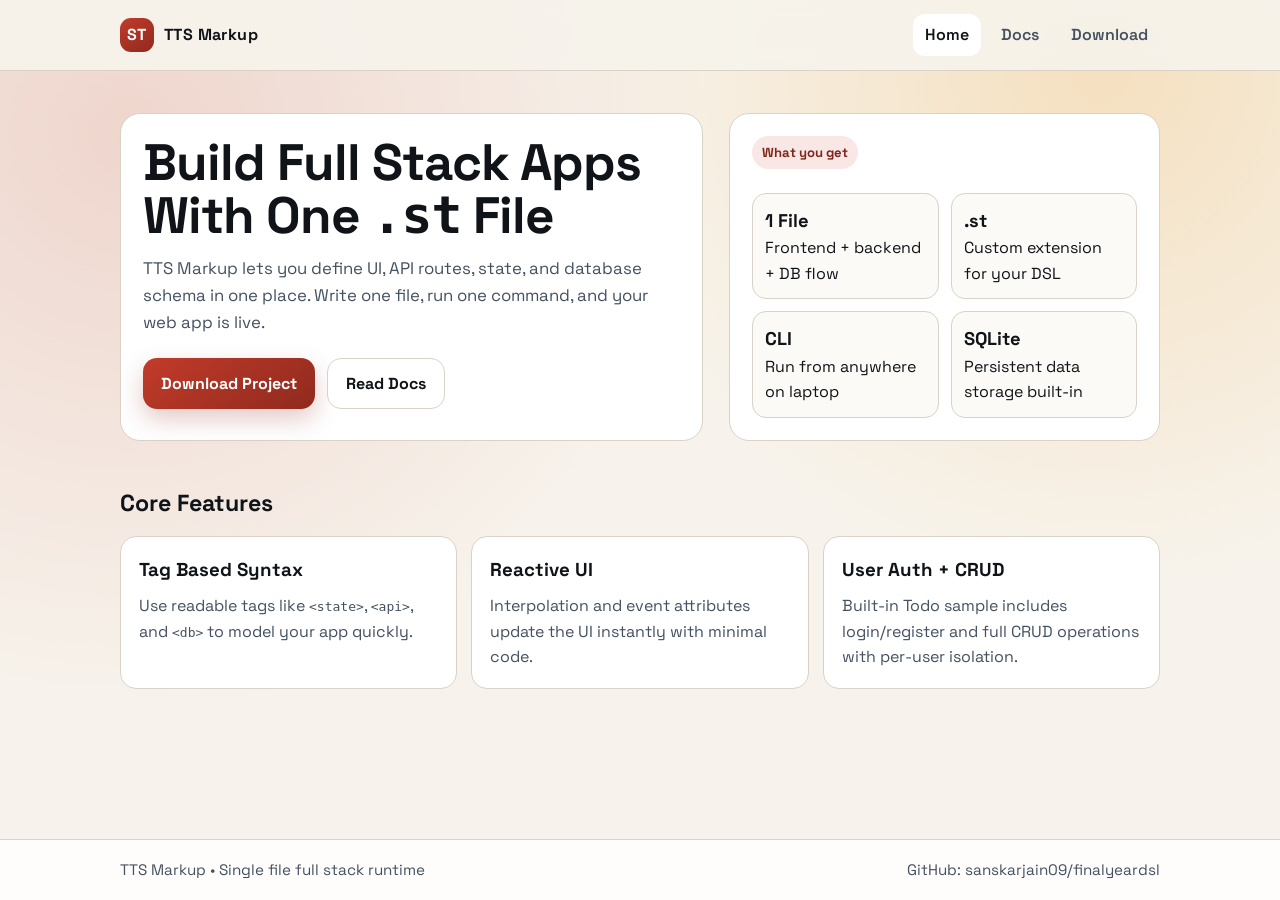
<file: index.html>
<!doctype html>
<html lang="en">
  <head>
    <meta charset="UTF-8" />
    <meta name="viewport" content="width=device-width, initial-scale=1.0" />
    <title>TTS Markup | Home</title>
    <link rel="preconnect" href="https://fonts.googleapis.com" />
    <link rel="preconnect" href="https://fonts.gstatic.com" crossorigin />
    <link
      href="https://fonts.googleapis.com/css2?family=JetBrains+Mono:wght@400;600&family=Space+Grotesk:wght@400;500;600;700&display=swap"
      rel="stylesheet"
    />
    <link rel="stylesheet" href="./assets/styles.css" />
    <link rel="icon" type="image/x-icon" href="./assets/favicon.ico" />
  </head>
  <body>
    <div class="site-shell">
      <header class="topbar">
        <div class="topbar-inner">
          <a class="brand" href="./index.html">
            <span class="brand-mark">ST</span>
            <span>TTS Markup</span>
          </a>
          <button
            class="nav-toggle"
            type="button"
            aria-label="Toggle navigation menu"
            aria-expanded="false"
          >
            <span></span>
            <span></span>
            <span></span>
          </button>
          <nav class="menu" aria-label="Main navigation">
            <a class="active" href="./index.html">Home</a>
            <a href="./docs.html">Docs</a>
            <a
              href="https://github.com/sanskarjain09/finalyeardsl/archive/refs/heads/main.zip"
              target="_blank"
              rel="noopener"
              >Download</a
            >
          </nav>
        </div>
      </header>

      <main class="content">
        <div class="container">
          <section class="hero">
            <article class="hero-copy card">
              <h1>Build Full Stack Apps With One <code>.st</code> File</h1>
              <p>
                TTS Markup lets you define UI, API routes, state, and database
                schema in one place. Write one file, run one command, and your
                web app is live.
              </p>
              <div class="hero-cta">
                <a
                  class="btn btn-primary"
                  href="https://github.com/sanskarjain09/finalyeardsl/archive/refs/heads/main.zip"
                  target="_blank"
                  rel="noopener"
                  >Download Project</a
                >
                <a class="btn btn-soft" href="./docs.html">Read Docs</a>
              </div>
            </article>

            <aside class="card stats">
              <span class="tag">What you get</span>
              <div class="stat-grid">
                <div class="stat-item">
                  <strong>1 File</strong>
                  <div>Frontend + backend + DB flow</div>
                </div>
                <div class="stat-item">
                  <strong>.st</strong>
                  <div>Custom extension for your DSL</div>
                </div>
                <div class="stat-item">
                  <strong>CLI</strong>
                  <div>Run from anywhere on laptop</div>
                </div>
                <div class="stat-item">
                  <strong>SQLite</strong>
                  <div>Persistent data storage built-in</div>
                </div>
              </div>
            </aside>
          </section>

          <h2 class="section-title">Core Features</h2>
          <section class="feature-grid">
            <article class="feature">
              <h3>Tag Based Syntax</h3>
              <p>
                Use readable tags like <code>&lt;state&gt;</code>,
                <code>&lt;api&gt;</code>, and <code>&lt;db&gt;</code> to model
                your app quickly.
              </p>
            </article>
            <article class="feature">
              <h3>Reactive UI</h3>
              <p>
                Interpolation and event attributes update the UI instantly with
                minimal code.
              </p>
            </article>
            <article class="feature">
              <h3>User Auth + CRUD</h3>
              <p>
                Built-in Todo sample includes login/register and full CRUD
                operations with per-user isolation.
              </p>
            </article>
          </section>
        </div>
      </main>

      <footer class="site-footer">
        <div class="site-footer-inner">
          <span>TTS Markup • Single file full stack runtime</span>
          <span>
            GitHub:
            <a href="https://github.com/sanskarjain09/finalyeardsl"
              >sanskarjain09/finalyeardsl</a
            >
          </span>
        </div>
      </footer>
    </div>
    <script src="./assets/nav.js"></script>
  </body>
</html>
</file>
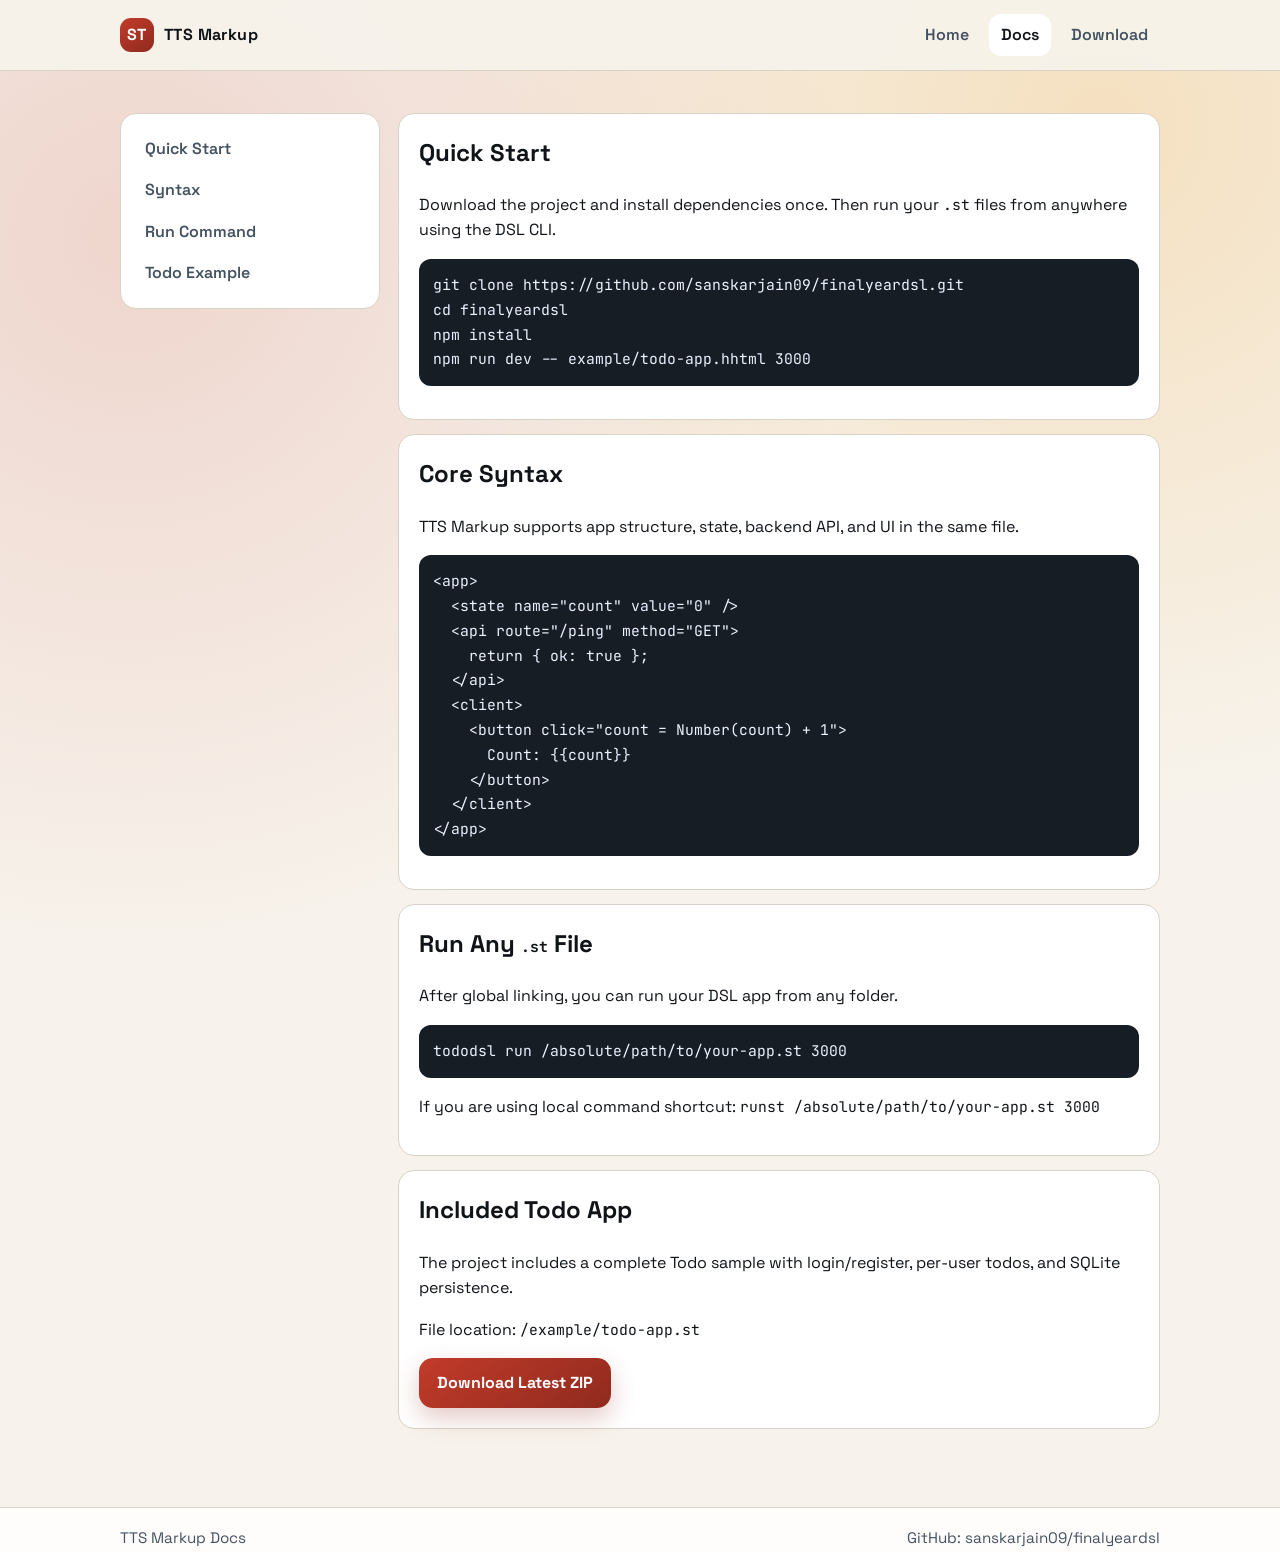
<file: docs.html>
<!doctype html>
<html lang="en">
  <head>
    <meta charset="UTF-8" />
    <meta name="viewport" content="width=device-width, initial-scale=1.0" />
    <title>TTS Markup | Docs</title>
    <link rel="preconnect" href="https://fonts.googleapis.com" />
    <link rel="preconnect" href="https://fonts.gstatic.com" crossorigin />
    <link
      href="https://fonts.googleapis.com/css2?family=JetBrains+Mono:wght@400;600&family=Space+Grotesk:wght@400;500;600;700&display=swap"
      rel="stylesheet"
    />
    <link rel="stylesheet" href="./assets/styles.css" />
    <link rel="icon" type="image/x-icon" href="./assets/favicon.ico" />
  </head>
  <body>
    <div class="site-shell">
      <header class="topbar">
        <div class="topbar-inner">
          <a class="brand" href="./index.html">
            <span class="brand-mark">ST</span>
            <span>TTS Markup</span>
          </a>
          <button
            class="nav-toggle"
            type="button"
            aria-label="Toggle navigation menu"
            aria-expanded="false"
          >
            <span></span>
            <span></span>
            <span></span>
          </button>
          <nav class="menu" aria-label="Main navigation">
            <a href="./index.html">Home</a>
            <a class="active" href="./docs.html">Docs</a>
            <a
              href="https://github.com/sanskarjain09/finalyeardsl/archive/refs/heads/main.zip"
              target="_blank"
              rel="noopener"
              >Download</a
            >
          </nav>
        </div>
      </header>

      <main class="content">
        <div class="container docs-layout">
          <nav class="docs-nav">
            <a href="#quick-start">Quick Start</a>
            <a href="#syntax">Syntax</a>
            <a href="#run">Run Command</a>
            <a href="#todo">Todo Example</a>
          </nav>

          <section>
            <article class="docs-card" id="quick-start">
              <h2>Quick Start</h2>
              <p>
                Download the project and install dependencies once. Then run
                your <code>.st</code> files from anywhere using the DSL CLI.
              </p>
              <pre><code>git clone https://github.com/sanskarjain09/finalyeardsl.git
cd finalyeardsl
npm install
npm run dev -- example/todo-app.hhtml 3000</code></pre>
            </article>

            <article class="docs-card" id="syntax">
              <h2>Core Syntax</h2>
              <p>
                TTS Markup supports app structure, state, backend API, and UI
                in the same file.
              </p>
              <pre><code>&lt;app&gt;
  &lt;state name="count" value="0" /&gt;
  &lt;api route="/ping" method="GET"&gt;
    return { ok: true };
  &lt;/api&gt;
  &lt;client&gt;
    &lt;button click="count = Number(count) + 1"&gt;
      Count: {{count}}
    &lt;/button&gt;
  &lt;/client&gt;
&lt;/app&gt;</code></pre>
            </article>

            <article class="docs-card" id="run">
              <h2>Run Any <code>.st</code> File</h2>
              <p>
                After global linking, you can run your DSL app from any folder.
              </p>
              <pre><code>tododsl run /absolute/path/to/your-app.st 3000</code></pre>
              <p>
                If you are using local command shortcut:
                <code>runst /absolute/path/to/your-app.st 3000</code>
              </p>
            </article>

            <article class="docs-card" id="todo">
              <h2>Included Todo App</h2>
              <p>
                The project includes a complete Todo sample with login/register,
                per-user todos, and SQLite persistence.
              </p>
              <p>
                File location:
                <code>/example/todo-app.st</code>
              </p>
              <a
                class="btn btn-primary"
                href="https://github.com/sanskarjain09/finalyeardsl/archive/refs/heads/main.zip"
                target="_blank"
                rel="noopener"
                >Download Latest ZIP</a
              >
            </article>
          </section>
        </div>
      </main>

      <footer class="site-footer">
        <div class="site-footer-inner">
          <span>TTS Markup Docs</span>
          <span>
            GitHub:
            <a href="https://github.com/sanskarjain09/finalyeardsl"
              >sanskarjain09/finalyeardsl</a
            >
          </span>
        </div>
      </footer>
    </div>
    <script src="./assets/nav.js"></script>
  </body>
</html>
</file>
<file: assets/styles.css>
:root {
  --bg: #f7f3ec;
  --ink: #101418;
  --muted: #435160;
  --brand: #c23b2a;
  --brand-dark: #8f2a1e;
  --card: #ffffff;
  --line: #d9d2c6;
  --accent: #f2c98a;
}

* {
  box-sizing: border-box;
}

html,
body {
  margin: 0;
  padding: 0;
}

body {
  font-family: "Space Grotesk", "Segoe UI", sans-serif;
  color: var(--ink);
  background:
    radial-gradient(circle at 10% 15%, rgba(194, 59, 42, 0.16), transparent 42%),
    radial-gradient(circle at 86% 8%, rgba(242, 201, 138, 0.45), transparent 38%),
    var(--bg);
  line-height: 1.6;
}

a {
  color: inherit;
  text-decoration: none;
}

.site-shell {
  min-height: 100vh;
  display: flex;
  flex-direction: column;
}

.topbar {
  position: sticky;
  top: 0;
  z-index: 20;
  backdrop-filter: blur(10px);
  background: rgba(247, 243, 236, 0.9);
  border-bottom: 1px solid var(--line);
}

.topbar-inner {
  max-width: 1080px;
  margin: 0 auto;
  padding: 14px 20px;
  display: flex;
  align-items: center;
  justify-content: space-between;
  gap: 20px;
}

.brand {
  display: flex;
  align-items: center;
  gap: 10px;
  font-weight: 700;
  letter-spacing: 0.4px;
}

.brand-mark {
  width: 34px;
  height: 34px;
  border-radius: 11px;
  background: linear-gradient(145deg, var(--brand), var(--brand-dark));
  color: #fff;
  display: grid;
  place-items: center;
  font-size: 16px;
}

.menu {
  display: flex;
  align-items: center;
  gap: 8px;
}

.nav-toggle {
  display: none;
  width: 42px;
  height: 42px;
  border: 1px solid var(--line);
  border-radius: 12px;
  background: #fff;
  cursor: pointer;
  padding: 9px 8px;
  align-items: center;
  justify-content: center;
  gap: 4px;
  flex-direction: column;
}

.nav-toggle span {
  display: block;
  width: 18px;
  height: 2px;
  background: var(--ink);
  border-radius: 99px;
  transition: transform 0.2s ease, opacity 0.2s ease;
}

.menu a {
  padding: 8px 12px;
  border-radius: 12px;
  font-weight: 600;
  color: var(--muted);
}

.menu a.active,
.menu a:hover {
  background: #fff;
  color: var(--ink);
}

.btn {
  display: inline-flex;
  align-items: center;
  justify-content: center;
  gap: 8px;
  border: none;
  border-radius: 14px;
  padding: 12px 18px;
  font-weight: 700;
  cursor: pointer;
  transition: transform 0.2s ease, box-shadow 0.2s ease;
}

.btn:hover {
  transform: translateY(-1px);
}

.btn-primary {
  background: linear-gradient(145deg, var(--brand), var(--brand-dark));
  color: #fff;
  box-shadow: 0 10px 24px rgba(143, 42, 30, 0.25);
}

.btn-soft {
  background: #fff;
  border: 1px solid var(--line);
  color: var(--ink);
}

.content {
  flex: 1;
}

.container {
  max-width: 1080px;
  margin: 0 auto;
  padding: 42px 20px 64px;
}

.hero {
  display: grid;
  grid-template-columns: 1.15fr 0.85fr;
  gap: 26px;
  align-items: stretch;
}

.hero-copy h1 {
  margin: 0 0 12px;
  font-size: clamp(2rem, 4vw, 3.5rem);
  line-height: 1.05;
  letter-spacing: -0.02em;
}

.hero-copy p {
  margin: 0;
  color: var(--muted);
  max-width: 58ch;
  font-size: 1.05rem;
}

.hero-cta {
  margin-top: 22px;
  display: flex;
  flex-wrap: wrap;
  gap: 12px;
}

.card {
  background: var(--card);
  border: 1px solid var(--line);
  border-radius: 20px;
  padding: 22px;
}

.stats {
  display: grid;
  gap: 10px;
}

.stats .tag {
  display: inline-flex;
  padding: 6px 10px;
  border-radius: 999px;
  background: rgba(194, 59, 42, 0.12);
  color: #7d261b;
  font-size: 0.82rem;
  font-weight: 700;
  width: fit-content;
}

.stat-grid {
  margin-top: 14px;
  display: grid;
  grid-template-columns: repeat(2, minmax(0, 1fr));
  gap: 12px;
}

.stat-item {
  background: #fcfaf7;
  border: 1px solid var(--line);
  border-radius: 14px;
  padding: 12px;
}

.stat-item strong {
  font-size: 1.15rem;
}

.section-title {
  margin: 44px 0 14px;
  font-size: 1.45rem;
}

.feature-grid {
  display: grid;
  grid-template-columns: repeat(3, minmax(0, 1fr));
  gap: 14px;
}

.feature {
  background: #fff;
  border: 1px solid var(--line);
  border-radius: 16px;
  padding: 18px;
}

.feature h3 {
  margin: 0 0 8px;
}

.feature p {
  margin: 0;
  color: var(--muted);
}

.docs-layout {
  display: grid;
  grid-template-columns: 260px 1fr;
  gap: 18px;
}

.docs-nav {
  position: sticky;
  top: 86px;
  align-self: start;
  background: #fff;
  border: 1px solid var(--line);
  border-radius: 16px;
  padding: 14px;
}

.docs-nav a {
  display: block;
  padding: 8px 10px;
  border-radius: 10px;
  color: var(--muted);
  font-weight: 600;
}

.docs-nav a:hover {
  background: #f7f3ec;
  color: var(--ink);
}

.docs-card {
  background: #fff;
  border: 1px solid var(--line);
  border-radius: 16px;
  padding: 20px;
  margin-bottom: 14px;
}

.docs-card h2 {
  margin-top: 0;
}

.docs-card pre {
  background: #171d25;
  color: #ecf2ff;
  border-radius: 12px;
  padding: 14px;
  overflow-x: auto;
}

.docs-card code {
  font-family: "JetBrains Mono", "Fira Code", monospace;
  font-size: 0.92rem;
}

.site-footer {
  border-top: 1px solid var(--line);
  background: rgba(255, 255, 255, 0.85);
}

.site-footer-inner {
  max-width: 1080px;
  margin: 0 auto;
  padding: 18px 20px;
  display: flex;
  justify-content: space-between;
  gap: 12px;
  flex-wrap: wrap;
  color: var(--muted);
  font-size: 0.95rem;
}

@media (max-width: 920px) {
  .hero {
    grid-template-columns: 1fr;
  }

  .feature-grid {
    grid-template-columns: 1fr 1fr;
  }

  .docs-layout {
    grid-template-columns: 1fr;
  }

  .docs-nav {
    position: static;
  }
}

@media (max-width: 620px) {
  .topbar-inner {
    flex-wrap: nowrap;
    justify-content: space-between;
    position: relative;
  }

  .nav-toggle {
    display: inline-flex;
  }

  .topbar.menu-open .nav-toggle span:nth-child(1) {
    transform: translateY(6px) rotate(45deg);
  }

  .topbar.menu-open .nav-toggle span:nth-child(2) {
    opacity: 0;
  }

  .topbar.menu-open .nav-toggle span:nth-child(3) {
    transform: translateY(-6px) rotate(-45deg);
  }

  .menu {
    display: none;
    position: absolute;
    left: 20px;
    right: 20px;
    top: calc(100% + 10px);
    background: #fff;
    border: 1px solid var(--line);
    border-radius: 14px;
    padding: 8px;
    box-shadow: 0 16px 30px rgba(16, 20, 24, 0.12);
    z-index: 30;
    gap: 6px;
  }

  .topbar.menu-open .menu {
    display: flex;
  }

  .menu a {
    flex: 1;
    text-align: center;
    white-space: nowrap;
  }

  .hero-cta {
    flex-direction: column;
  }

  .hero-cta .btn {
    width: 100%;
  }

  .feature-grid {
    grid-template-columns: 1fr;
  }

  .stat-grid {
    grid-template-columns: 1fr;
  }
}
</file>
